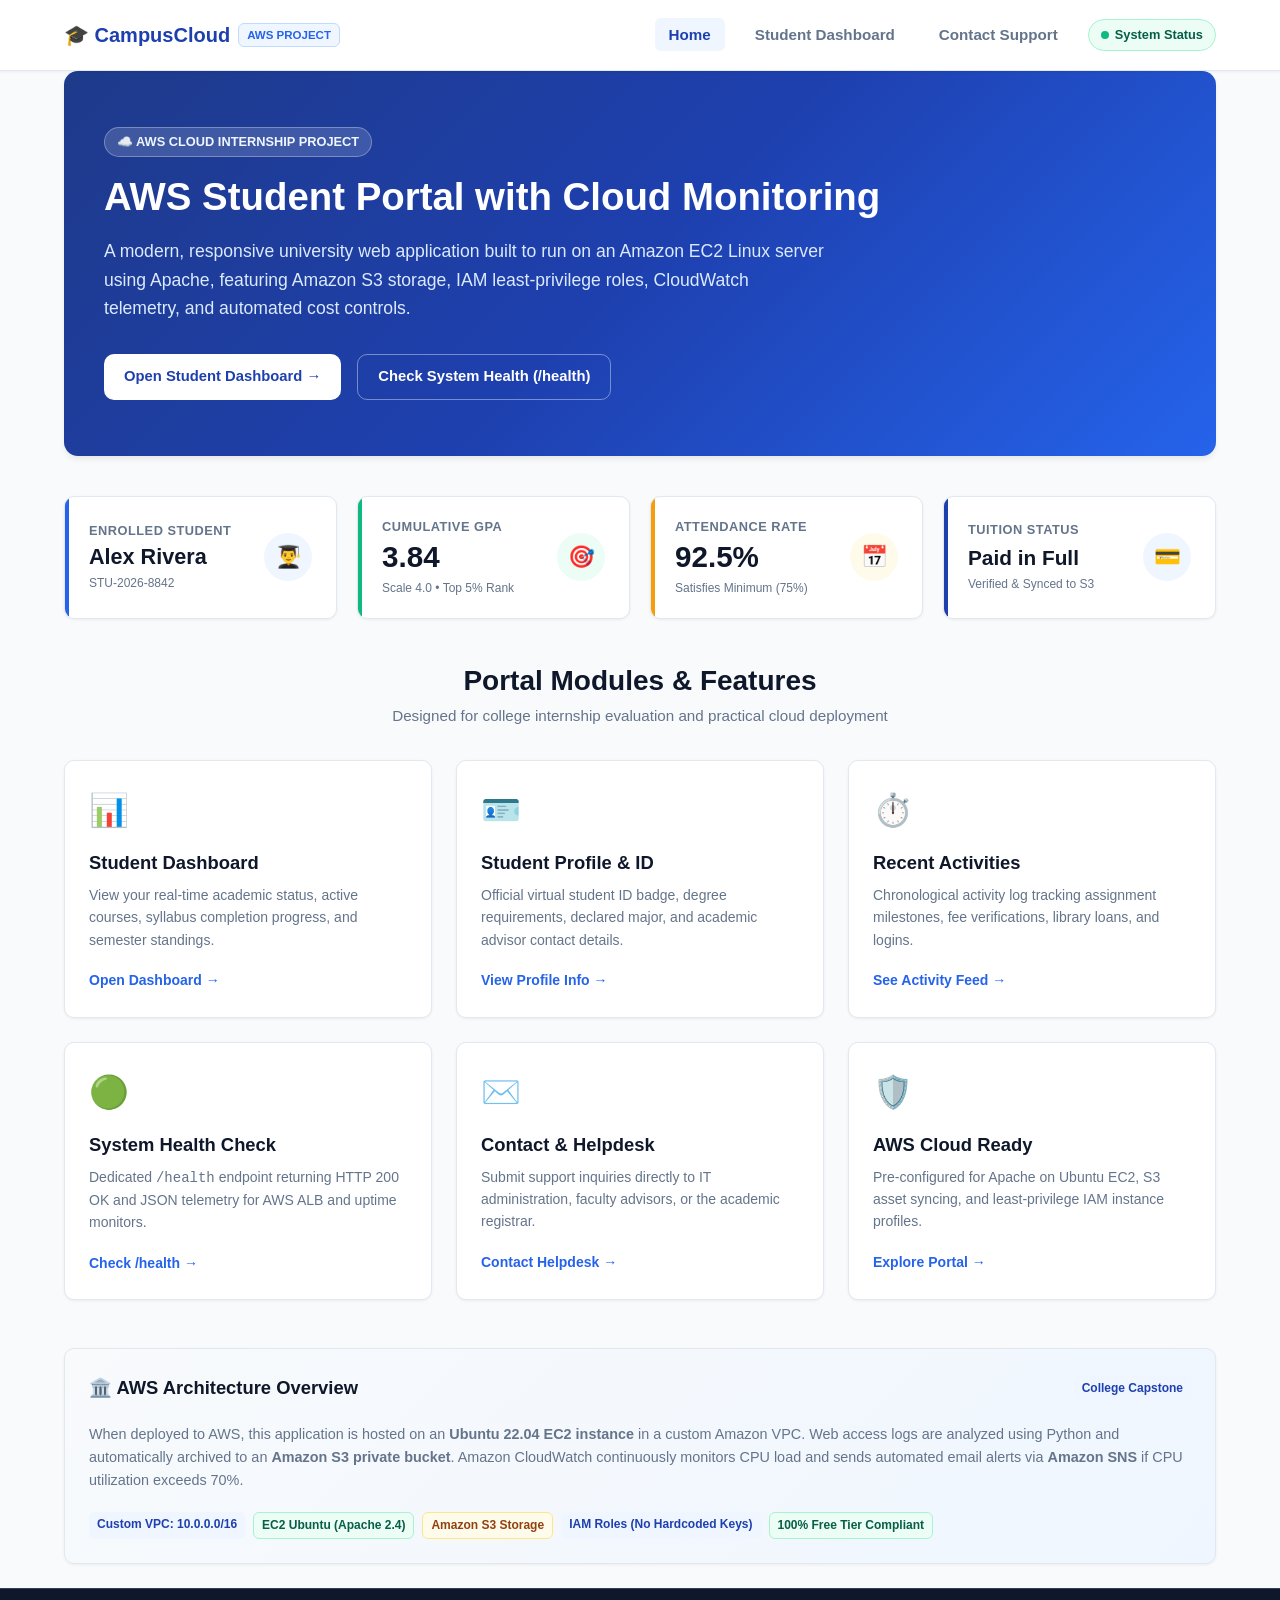
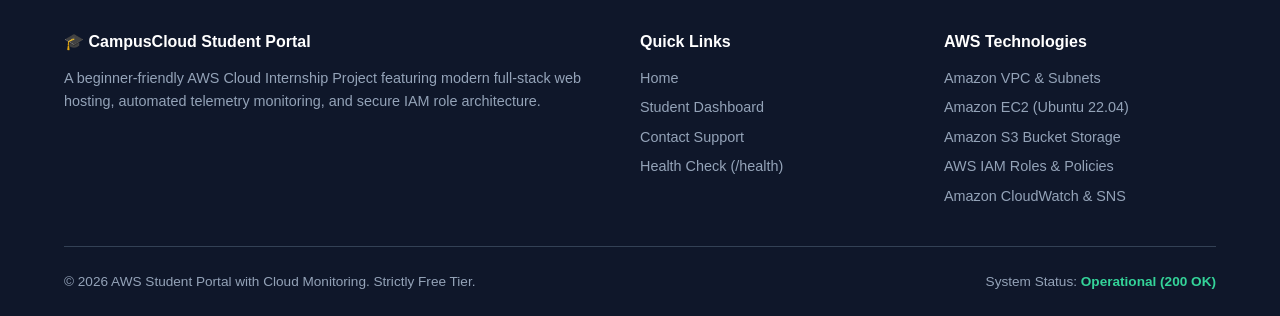
<file: index.html>
<!DOCTYPE html>
<html lang="en">
<head>
    <meta charset="UTF-8">
    <meta name="viewport" content="width=device-width, initial-scale=1.0">
    <meta name="description" content="AWS Student Portal with Cloud Monitoring - College Internship Project.">
    <title>Home | AWS Student Portal with Cloud Monitoring</title>
    <!-- Link to unified stylesheet -->
    <link rel="stylesheet" href="style.css">
    <!-- Inline SVG Favicon -->
    <link rel="icon" href="data:image/svg+xml,<svg xmlns=%22http://www.w3.org/2000/svg%22 viewBox=%220 0 100 100%22><text y=%22.9em%22 font-size=%2290%22>🎓</text></svg>">
</head>
<body>

    <!-- 1. Responsive Navigation Bar -->
    <header class="navbar">
        <div class="container nav-container">
            <a href="index.html" class="brand-logo">
                <span>🎓 CampusCloud</span>
                <span class="brand-badge">AWS Project</span>
            </a>
            
            <!-- Mobile Toggle Button -->
            <button class="mobile-toggle" id="mobileToggle" aria-label="Toggle Navigation">&#9776;</button>

            <!-- Navigation Links -->
            <nav>
                <ul class="nav-links" id="navLinks">
                    <li><a href="index.html" class="active">Home</a></li>
                    <li><a href="dashboard.html">Student Dashboard</a></li>
                    <li><a href="contact.html">Contact Support</a></li>
                    <li>
                        <a href="health.html" class="health-pill" title="Server Health Check Endpoint">
                            <span class="pulse-dot"></span> System Status
                        </a>
                    </li>
                </ul>
            </nav>
        </div>
    </header>

    <!-- 2. Main Content Container -->
    <main class="container">
        
        <!-- Hero Section -->
        <section class="hero-card">
            <span class="hero-tag">☁️ AWS Cloud Internship Project</span>
            <h1 class="hero-title">AWS Student Portal with Cloud Monitoring</h1>
            <p class="hero-subtitle">
                A modern, responsive university web application built to run on an Amazon EC2 Linux server using Apache, featuring Amazon S3 storage, IAM least-privilege roles, CloudWatch telemetry, and automated cost controls.
            </p>
            <div class="hero-buttons">
                <a href="dashboard.html" class="btn btn-secondary">Open Student Dashboard &rarr;</a>
                <a href="health.html" class="btn btn-outline" style="color: #ffffff; border-color: rgba(255,255,255,0.4);">
                    Check System Health (/health)
                </a>
            </div>
        </section>

        <!-- Quick Snapshot Student Stats Row -->
        <section style="margin-bottom: 2.5rem;">
            <div class="metrics-grid">
                <div class="metric-card">
                    <div>
                        <div class="metric-label">Enrolled Student</div>
                        <div class="metric-value" style="font-size: 1.35rem;" data-field="studentName">Alex Rivera</div>
                        <div class="metric-subtext" data-field="studentId">ID: STU-2026-8842</div>
                    </div>
                    <div class="metric-icon">👨‍🎓</div>
                </div>

                <div class="metric-card accent-green">
                    <div>
                        <div class="metric-label">Cumulative GPA</div>
                        <div class="metric-value" data-field="studentGpa">3.84</div>
                        <div class="metric-subtext">Scale 4.0 &bull; Top 5% Rank</div>
                    </div>
                    <div class="metric-icon" style="background-color: #ecfdf5; color: var(--success-green);">🎯</div>
                </div>

                <div class="metric-card accent-amber">
                    <div>
                        <div class="metric-label">Attendance Rate</div>
                        <div class="metric-value" data-field="studentAttendance">92.5%</div>
                        <div class="metric-subtext">Satisfies Minimum (75%)</div>
                    </div>
                    <div class="metric-icon" style="background-color: #fffbeb; color: var(--warning-amber);">📅</div>
                </div>

                <div class="metric-card accent-navy">
                    <div>
                        <div class="metric-label">Tuition Status</div>
                        <div class="metric-value" style="font-size: 1.3rem; padding-top: 4px;" data-field="studentFees">Paid in Full</div>
                        <div class="metric-subtext">Verified & Synced to S3</div>
                    </div>
                    <div class="metric-icon" style="background-color: var(--light-blue); color: var(--primary-blue);">💳</div>
                </div>
            </div>
        </section>

        <!-- Feature Modules Section -->
        <section style="margin-bottom: 3rem;">
            <div style="text-align: center; margin-bottom: 2rem;">
                <h2 style="font-size: 1.75rem; color: var(--text-dark); font-weight: 700;">Portal Modules & Features</h2>
                <p style="color: var(--text-muted); font-size: 0.95rem;">Designed for college internship evaluation and practical cloud deployment</p>
            </div>

            <div style="display: grid; grid-template-columns: repeat(auto-fit, minmax(280px, 1fr)); gap: 1.5rem;">
                <!-- Module 1 -->
                <div class="card" style="margin-bottom: 0;">
                    <div style="font-size: 2rem; margin-bottom: 0.75rem;">📊</div>
                    <h3 style="font-size: 1.15rem; color: var(--text-dark); margin-bottom: 0.4rem;">Student Dashboard</h3>
                    <p style="font-size: 0.875rem; color: var(--text-muted); margin-bottom: 1rem;">
                        View your real-time academic status, active courses, syllabus completion progress, and semester standings.
                    </p>
                    <a href="dashboard.html" style="color: var(--accent-blue); font-weight: 600; text-decoration: none; font-size: 0.875rem;">
                        Open Dashboard &rarr;
                    </a>
                </div>

                <!-- Module 2 -->
                <div class="card" style="margin-bottom: 0;">
                    <div style="font-size: 2rem; margin-bottom: 0.75rem;">🪪</div>
                    <h3 style="font-size: 1.15rem; color: var(--text-dark); margin-bottom: 0.4rem;">Student Profile & ID</h3>
                    <p style="font-size: 0.875rem; color: var(--text-muted); margin-bottom: 1rem;">
                        Official virtual student ID badge, degree requirements, declared major, and academic advisor contact details.
                    </p>
                    <a href="dashboard.html" style="color: var(--accent-blue); font-weight: 600; text-decoration: none; font-size: 0.875rem;">
                        View Profile Info &rarr;
                    </a>
                </div>

                <!-- Module 3 -->
                <div class="card" style="margin-bottom: 0;">
                    <div style="font-size: 2rem; margin-bottom: 0.75rem;">⏱️</div>
                    <h3 style="font-size: 1.15rem; color: var(--text-dark); margin-bottom: 0.4rem;">Recent Activities</h3>
                    <p style="font-size: 0.875rem; color: var(--text-muted); margin-bottom: 1rem;">
                        Chronological activity log tracking assignment milestones, fee verifications, library loans, and logins.
                    </p>
                    <a href="dashboard.html" style="color: var(--accent-blue); font-weight: 600; text-decoration: none; font-size: 0.875rem;">
                        See Activity Feed &rarr;
                    </a>
                </div>

                <!-- Module 4 -->
                <div class="card" style="margin-bottom: 0;">
                    <div style="font-size: 2rem; margin-bottom: 0.75rem;">🟢</div>
                    <h3 style="font-size: 1.15rem; color: var(--text-dark); margin-bottom: 0.4rem;">System Health Check</h3>
                    <p style="font-size: 0.875rem; color: var(--text-muted); margin-bottom: 1rem;">
                        Dedicated <code>/health</code> endpoint returning HTTP 200 OK and JSON telemetry for AWS ALB and uptime monitors.
                    </p>
                    <a href="health.html" style="color: var(--accent-blue); font-weight: 600; text-decoration: none; font-size: 0.875rem;">
                        Check /health &rarr;
                    </a>
                </div>

                <!-- Module 5 -->
                <div class="card" style="margin-bottom: 0;">
                    <div style="font-size: 2rem; margin-bottom: 0.75rem;">✉️</div>
                    <h3 style="font-size: 1.15rem; color: var(--text-dark); margin-bottom: 0.4rem;">Contact & Helpdesk</h3>
                    <p style="font-size: 0.875rem; color: var(--text-muted); margin-bottom: 1rem;">
                        Submit support inquiries directly to IT administration, faculty advisors, or the academic registrar.
                    </p>
                    <a href="contact.html" style="color: var(--accent-blue); font-weight: 600; text-decoration: none; font-size: 0.875rem;">
                        Contact Helpdesk &rarr;
                    </a>
                </div>

                <!-- Module 6 -->
                <div class="card" style="margin-bottom: 0;">
                    <div style="font-size: 2rem; margin-bottom: 0.75rem;">🛡️</div>
                    <h3 style="font-size: 1.15rem; color: var(--text-dark); margin-bottom: 0.4rem;">AWS Cloud Ready</h3>
                    <p style="font-size: 0.875rem; color: var(--text-muted); margin-bottom: 1rem;">
                        Pre-configured for Apache on Ubuntu EC2, S3 asset syncing, and least-privilege IAM instance profiles.
                    </p>
                    <a href="dashboard.html" style="color: var(--accent-blue); font-weight: 600; text-decoration: none; font-size: 0.875rem;">
                        Explore Portal &rarr;
                    </a>
                </div>
            </div>
        </section>

        <!-- Project Overview Architecture Card -->
        <section class="card" style="background: linear-gradient(135deg, #f8fafc 0%, #eff6ff 100%);">
            <div class="card-title-bar" style="border-bottom: none; margin-bottom: 0.5rem;">
                <h2>🏛️ AWS Architecture Overview</h2>
                <span class="badge badge-blue">College Capstone</span>
            </div>
            <p style="font-size: 0.9rem; color: var(--text-muted); line-height: 1.6; margin-bottom: 1.25rem;">
                When deployed to AWS, this application is hosted on an <strong>Ubuntu 22.04 EC2 instance</strong> in a custom Amazon VPC. Web access logs are analyzed using Python and automatically archived to an <strong>Amazon S3 private bucket</strong>. Amazon CloudWatch continuously monitors CPU load and sends automated email alerts via <strong>Amazon SNS</strong> if CPU utilization exceeds 70%.
            </p>
            <div style="display: flex; gap: 0.5rem; flex-wrap: wrap;">
                <span class="badge badge-blue">Custom VPC: 10.0.0.0/16</span>
                <span class="badge badge-green">EC2 Ubuntu (Apache 2.4)</span>
                <span class="badge badge-amber">Amazon S3 Storage</span>
                <span class="badge badge-blue">IAM Roles (No Hardcoded Keys)</span>
                <span class="badge badge-green">100% Free Tier Compliant</span>
            </div>
        </section>

    </main>

    <!-- 3. Footer -->
    <footer class="footer">
        <div class="container">
            <div class="footer-grid">
                <div class="footer-col">
                    <h4>🎓 CampusCloud Student Portal</h4>
                    <p>
                        A beginner-friendly AWS Cloud Internship Project featuring modern full-stack web hosting, automated telemetry monitoring, and secure IAM role architecture.
                    </p>
                </div>
                <div class="footer-col">
                    <h4>Quick Links</h4>
                    <ul class="footer-links">
                        <li><a href="index.html">Home</a></li>
                        <li><a href="dashboard.html">Student Dashboard</a></li>
                        <li><a href="contact.html">Contact Support</a></li>
                        <li><a href="health.html">Health Check (/health)</a></li>
                    </ul>
                </div>
                <div class="footer-col">
                    <h4>AWS Technologies</h4>
                    <ul class="footer-links">
                        <li>Amazon VPC & Subnets</li>
                        <li>Amazon EC2 (Ubuntu 22.04)</li>
                        <li>Amazon S3 Bucket Storage</li>
                        <li>AWS IAM Roles & Policies</li>
                        <li>Amazon CloudWatch & SNS</li>
                    </ul>
                </div>
            </div>
            <div class="footer-bottom">
                <p>&copy; <span class="current-year"></span> AWS Student Portal with Cloud Monitoring. Strictly Free Tier.</p>
                <p>System Status: <span style="color: #34d399; font-weight: 600;">Operational (200 OK)</span></p>
            </div>
        </div>
    </footer>

    <!-- Link to unified script.js -->
    <script src="script.js"></script>
</body>
</html>
</file>
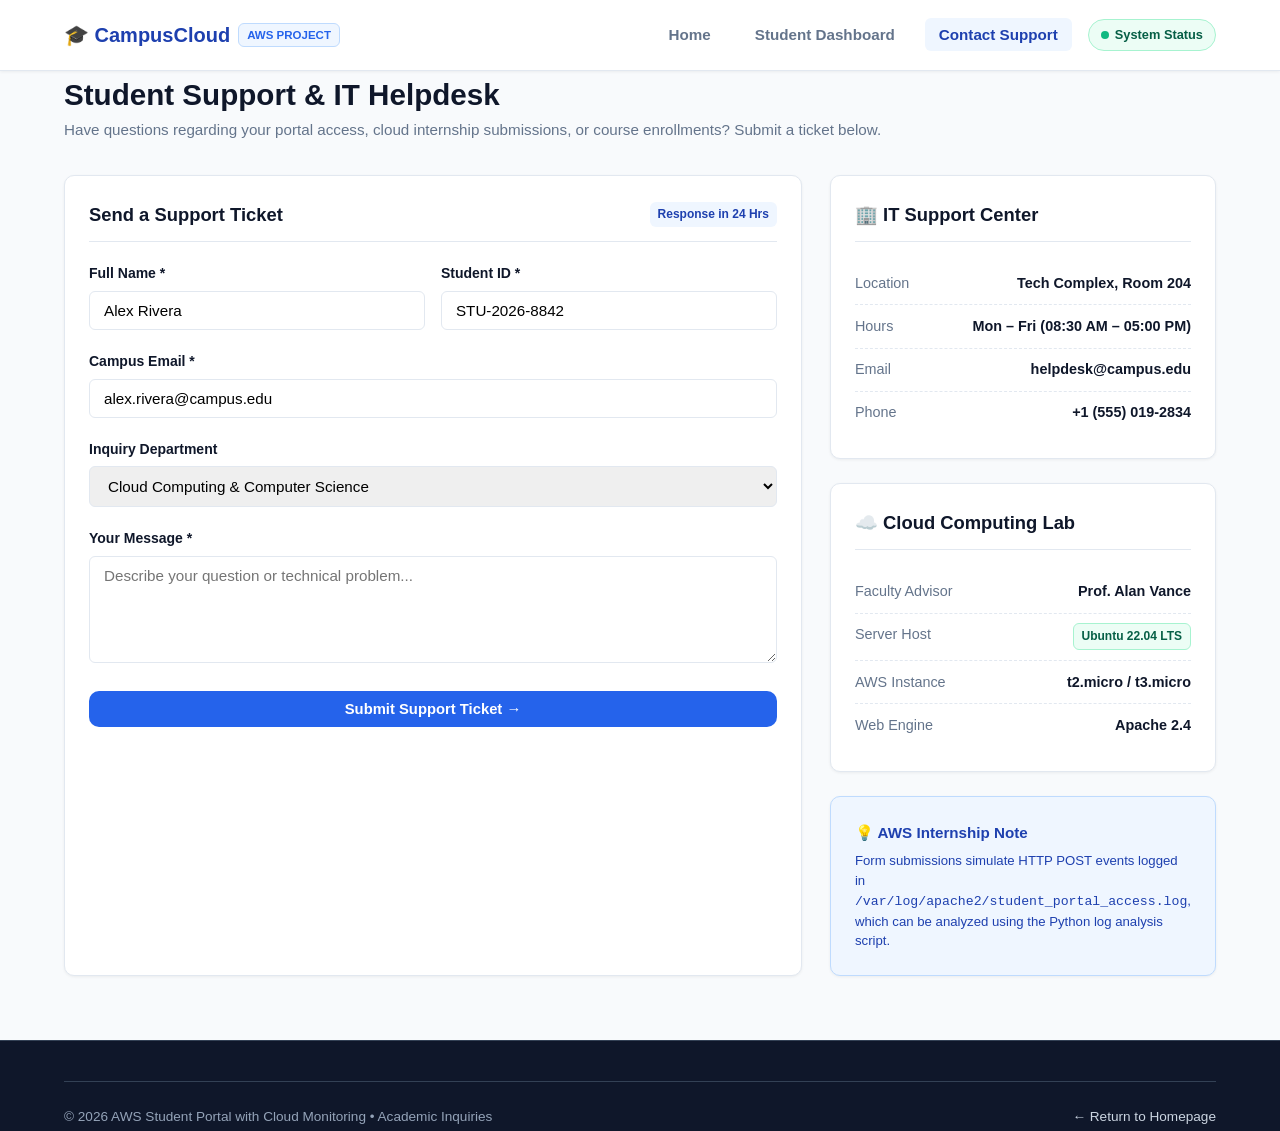
<file: contact.html>
<!DOCTYPE html>
<html lang="en">
<head>
    <meta charset="UTF-8">
    <meta name="viewport" content="width=device-width, initial-scale=1.0">
    <meta name="description" content="Contact Student Support and IT Helpdesk.">
    <title>Contact Support | AWS Student Portal</title>
    <!-- Link to unified stylesheet -->
    <link rel="stylesheet" href="style.css">
    <link rel="icon" href="data:image/svg+xml,<svg xmlns=%22http://www.w3.org/2000/svg%22 viewBox=%220 0 100 100%22><text y=%22.9em%22 font-size=%2290%22>✉️</text></svg>">
</head>
<body>

    <!-- 1. Navigation Bar -->
    <header class="navbar">
        <div class="container nav-container">
            <a href="index.html" class="brand-logo">
                <span>🎓 CampusCloud</span>
                <span class="brand-badge">AWS Project</span>
            </a>
            
            <button class="mobile-toggle" id="mobileToggle" aria-label="Toggle Navigation">&#9776;</button>

            <nav>
                <ul class="nav-links" id="navLinks">
                    <li><a href="index.html">Home</a></li>
                    <li><a href="dashboard.html">Student Dashboard</a></li>
                    <li><a href="contact.html" class="active">Contact Support</a></li>
                    <li>
                        <a href="health.html" class="health-pill" title="Server Health Check Endpoint">
                            <span class="pulse-dot"></span> System Status
                        </a>
                    </li>
                </ul>
            </nav>
        </div>
    </header>

    <!-- 2. Main Content -->
    <main class="container">
        
        <div class="page-header">
            <div>
                <h1>Student Support & IT Helpdesk</h1>
                <p>Have questions regarding your portal access, cloud internship submissions, or course enrollments? Submit a ticket below.</p>
            </div>
        </div>

        <div class="grid-2col">
            
            <!-- Left Column: Support Form -->
            <div class="card">
                <div class="card-title-bar">
                    <h2>Send a Support Ticket</h2>
                    <span class="badge badge-blue">Response in 24 Hrs</span>
                </div>

                <form id="contactForm">
                    <div style="display: grid; grid-template-columns: 1fr 1fr; gap: 1rem;">
                        <div class="form-group">
                            <label for="fullName">Full Name *</label>
                            <input type="text" id="fullName" class="form-control" value="Alex Rivera" required>
                        </div>
                        <div class="form-group">
                            <label for="studentIdInput">Student ID *</label>
                            <input type="text" id="studentIdInput" class="form-control" value="STU-2026-8842" required>
                        </div>
                    </div>

                    <div class="form-group">
                        <label for="emailInput">Campus Email *</label>
                        <input type="email" id="emailInput" class="form-control" value="alex.rivera@campus.edu" required>
                    </div>

                    <div class="form-group">
                        <label for="departmentSelect">Inquiry Department</label>
                        <select id="departmentSelect" class="form-control">
                            <option value="cloud">Cloud Computing & Computer Science</option>
                            <option value="it">IT & Infrastructure Support</option>
                            <option value="registrar">Academic Registrar Office</option>
                            <option value="finance">Tuition & Financial Services</option>
                        </select>
                    </div>

                    <div class="form-group">
                        <label for="messageText">Your Message *</label>
                        <textarea id="messageText" class="form-control" rows="5" placeholder="Describe your question or technical problem..." required></textarea>
                    </div>

                    <button type="submit" class="btn btn-primary" style="width: 100%;">
                        Submit Support Ticket &rarr;
                    </button>
                </form>
            </div>

            <!-- Right Column: Campus Directory & Information -->
            <aside>
                <!-- Helpdesk Info -->
                <div class="card">
                    <div class="card-title-bar">
                        <h3>🏢 IT Support Center</h3>
                    </div>
                    <ul class="details-list">
                        <li>
                            <span class="label">Location</span>
                            <span class="value">Tech Complex, Room 204</span>
                        </li>
                        <li>
                            <span class="label">Hours</span>
                            <span class="value">Mon &ndash; Fri (08:30 AM &ndash; 05:00 PM)</span>
                        </li>
                        <li>
                            <span class="label">Email</span>
                            <span class="value">helpdesk@campus.edu</span>
                        </li>
                        <li>
                            <span class="label">Phone</span>
                            <span class="value">+1 (555) 019-2834</span>
                        </li>
                    </ul>
                </div>

                <!-- Cloud Lab Info -->
                <div class="card">
                    <div class="card-title-bar">
                        <h3>☁️ Cloud Computing Lab</h3>
                    </div>
                    <ul class="details-list">
                        <li>
                            <span class="label">Faculty Advisor</span>
                            <span class="value">Prof. Alan Vance</span>
                        </li>
                        <li>
                            <span class="label">Server Host</span>
                            <span class="value"><span class="badge badge-green">Ubuntu 22.04 LTS</span></span>
                        </li>
                        <li>
                            <span class="label">AWS Instance</span>
                            <span class="value">t2.micro / t3.micro</span>
                        </li>
                        <li>
                            <span class="label">Web Engine</span>
                            <span class="value">Apache 2.4</span>
                        </li>
                    </ul>
                </div>

                <!-- Internship Project Note -->
                <div class="card" style="background-color: var(--light-blue); border-color: var(--blue-border);">
                    <h4 style="font-size: 0.95rem; color: var(--primary-blue); margin-bottom: 0.4rem;">💡 AWS Internship Note</h4>
                    <p style="font-size: 0.825rem; color: #1e40af; line-height: 1.5; margin-bottom: 0;">
                        Form submissions simulate HTTP POST events logged in <code>/var/log/apache2/student_portal_access.log</code>, which can be analyzed using the Python log analysis script.
                    </p>
                </div>
            </aside>

        </div>

    </main>

    <!-- 3. Footer -->
    <footer class="footer">
        <div class="container">
            <div class="footer-bottom">
                <p>&copy; <span class="current-year"></span> AWS Student Portal with Cloud Monitoring &bull; Academic Inquiries</p>
                <p><a href="index.html" style="color: #cbd5e1; text-decoration: none;">&larr; Return to Homepage</a></p>
            </div>
        </div>
    </footer>

    <!-- Link to unified script.js -->
    <script src="script.js"></script>
</body>
</html>
</file>
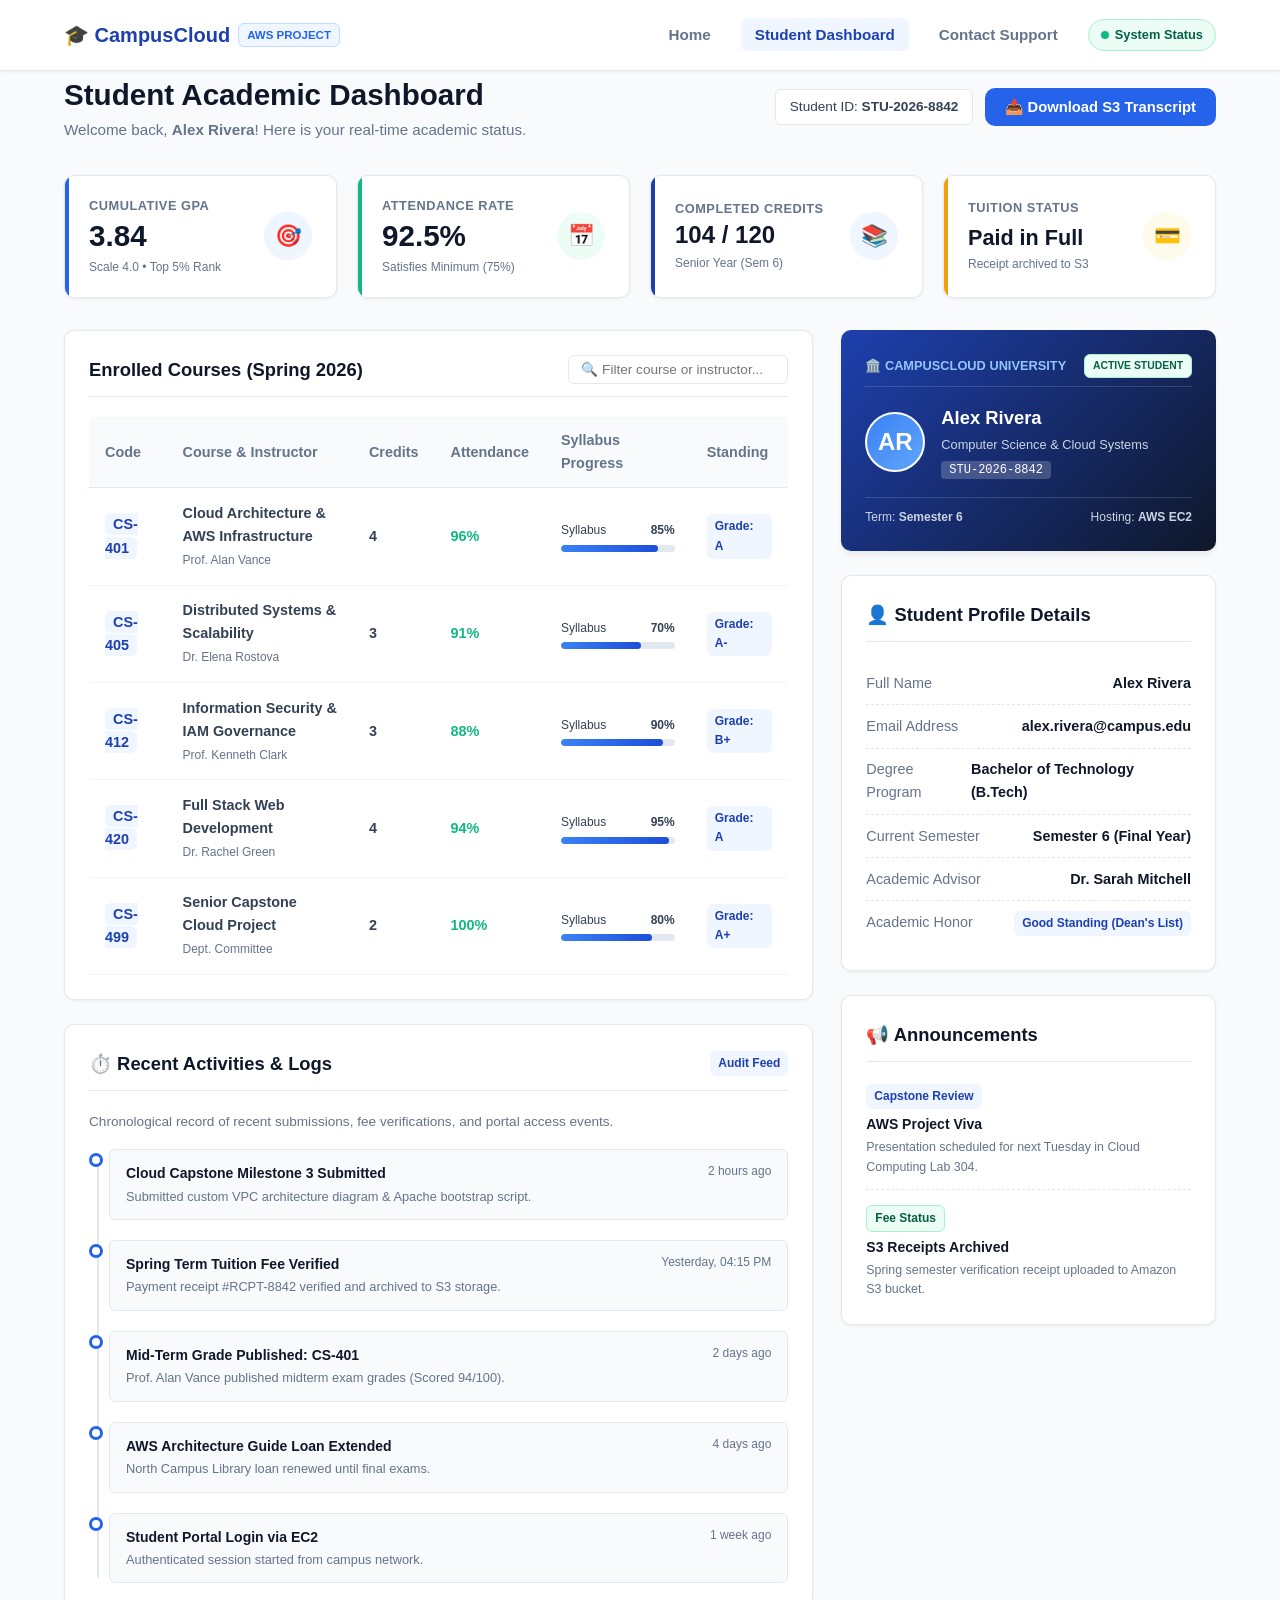
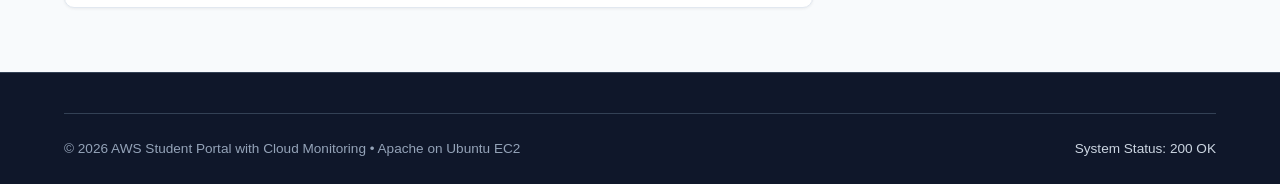
<file: dashboard.html>
<!DOCTYPE html>
<html lang="en">
<head>
    <meta charset="UTF-8">
    <meta name="viewport" content="width=device-width, initial-scale=1.0">
    <meta name="description" content="Student Academic Dashboard - Grades, Courses, Profile and Recent Activities.">
    <title>Student Dashboard | AWS Student Portal</title>
    <!-- Link to unified stylesheet -->
    <link rel="stylesheet" href="style.css">
    <link rel="icon" href="data:image/svg+xml,<svg xmlns=%22http://www.w3.org/2000/svg%22 viewBox=%220 0 100 100%22><text y=%22.9em%22 font-size=%2290%22>📊</text></svg>">
</head>
<body>

    <!-- 1. Navigation Bar -->
    <header class="navbar">
        <div class="container nav-container">
            <a href="index.html" class="brand-logo">
                <span>🎓 CampusCloud</span>
                <span class="brand-badge">AWS Project</span>
            </a>
            
            <button class="mobile-toggle" id="mobileToggle" aria-label="Toggle Navigation">&#9776;</button>

            <nav>
                <ul class="nav-links" id="navLinks">
                    <li><a href="index.html">Home</a></li>
                    <li><a href="dashboard.html" class="active">Student Dashboard</a></li>
                    <li><a href="contact.html">Contact Support</a></li>
                    <li>
                        <a href="health.html" class="health-pill" title="Server Health Check Endpoint">
                            <span class="pulse-dot"></span> System Status
                        </a>
                    </li>
                </ul>
            </nav>
        </div>
    </header>

    <!-- 2. Main Dashboard Content -->
    <main class="container">
        
        <!-- Page Title & Header Bar -->
        <div class="page-header">
            <div>
                <h1>Student Academic Dashboard</h1>
                <p>Welcome back, <strong data-field="studentName">Alex Rivera</strong>! Here is your real-time academic status.</p>
            </div>
            <div style="display: flex; gap: 0.75rem; align-items: center; flex-wrap: wrap;">
                <div style="background-color: #ffffff; border: 1px solid var(--border-color); padding: 6px 14px; border-radius: var(--radius-sm); font-size: 0.85rem;">
                    Student ID: <strong data-field="studentId">STU-2026-8842</strong>
                </div>
                <button class="btn btn-primary btn-download">
                    📥 Download S3 Transcript
                </button>
            </div>
        </div>

        <!-- 4 Key Academic Metric Cards -->
        <section class="metrics-grid">
            <!-- GPA Card -->
            <div class="metric-card">
                <div>
                    <div class="metric-label">Cumulative GPA</div>
                    <div class="metric-value" data-field="studentGpa">3.84</div>
                    <div class="metric-subtext">Scale 4.0 &bull; Top 5% Rank</div>
                </div>
                <div class="metric-icon">🎯</div>
            </div>

            <!-- Attendance Card -->
            <div class="metric-card accent-green">
                <div>
                    <div class="metric-label">Attendance Rate</div>
                    <div class="metric-value" data-field="studentAttendance">92.5%</div>
                    <div class="metric-subtext">Satisfies Minimum (75%)</div>
                </div>
                <div class="metric-icon" style="background-color: #ecfdf5; color: var(--success-green);">📅</div>
            </div>

            <!-- Total Credits Card -->
            <div class="metric-card accent-navy">
                <div>
                    <div class="metric-label">Completed Credits</div>
                    <div class="metric-value" style="font-size: 1.5rem;" data-field="studentCredits">104 / 120</div>
                    <div class="metric-subtext">Senior Year (Sem 6)</div>
                </div>
                <div class="metric-icon" style="background-color: var(--light-blue); color: var(--primary-blue);">📚</div>
            </div>

            <!-- Fee Status Card -->
            <div class="metric-card accent-amber">
                <div>
                    <div class="metric-label">Tuition Status</div>
                    <div class="metric-value" style="font-size: 1.35rem; padding-top: 4px;" data-field="studentFees">Paid in Full</div>
                    <div class="metric-subtext">Receipt archived to S3</div>
                </div>
                <div class="metric-icon" style="background-color: #fffbeb; color: var(--warning-amber);">💳</div>
            </div>
        </section>

        <!-- Main 2-Column Dashboard Grid -->
        <div class="grid-2col">
            
            <!-- Left Column: Enrolled Courses & Recent Activities -->
            <div>
                <!-- Enrolled Course Information Card -->
                <div class="card">
                    <div class="card-title-bar">
                        <h2>Enrolled Courses (Spring 2026)</h2>
                        <input 
                            type="text" 
                            id="courseSearch" 
                            class="search-input" 
                            placeholder="🔍 Filter course or instructor..."
                        >
                    </div>

                    <div class="table-responsive">
                        <table class="data-table">
                            <thead>
                                <tr>
                                    <th>Code</th>
                                    <th>Course & Instructor</th>
                                    <th>Credits</th>
                                    <th>Attendance</th>
                                    <th>Syllabus Progress</th>
                                    <th>Standing</th>
                                </tr>
                            </thead>
                            <tbody id="coursesTableBody">
                                <!-- Populated dynamically by script.js -->
                            </tbody>
                        </table>
                    </div>
                </div>

                <!-- Recent Activities Section -->
                <div class="card">
                    <div class="card-title-bar">
                        <h2>⏱️ Recent Activities & Logs</h2>
                        <span class="badge badge-blue">Audit Feed</span>
                    </div>
                    <p style="font-size: 0.85rem; color: var(--text-muted); margin-bottom: 1rem;">
                        Chronological record of recent submissions, fee verifications, and portal access events.
                    </p>

                    <!-- Timeline target populated by script.js -->
                    <ul class="activity-feed" id="activityFeed">
                        <!-- Populated dynamically by script.js -->
                    </ul>
                </div>
            </div>

            <!-- Right Column: Student Profile Widget & Announcements -->
            <aside>
                
                <!-- Virtual Student ID Card -->
                <div class="id-card-widget">
                    <div class="id-card-header">
                        <span>🏛️ CampusCloud University</span>
                        <span class="badge badge-green" style="font-size: 0.65rem;">ACTIVE STUDENT</span>
                    </div>

                    <div class="id-card-body">
                        <div class="avatar-bubble">AR</div>
                        <div>
                            <h3 style="font-size: 1.15rem; margin-bottom: 2px;" data-field="studentName">Alex Rivera</h3>
                            <p style="font-size: 0.8rem; color: #cbd5e1;" data-field="studentMajor">Computer Science & Cloud Systems</p>
                            <span style="font-size: 0.75rem; background: rgba(255,255,255,0.2); padding: 2px 8px; border-radius: 4px; font-family: monospace;" data-field="studentId">
                                STU-2026-8842
                            </span>
                        </div>
                    </div>

                    <div style="border-top: 1px solid rgba(255,255,255,0.15); margin-top: 1rem; padding-top: 0.6rem; display: flex; justify-content: space-between; font-size: 0.75rem; color: #cbd5e1;">
                        <span>Term: <strong>Semester 6</strong></span>
                        <span>Hosting: <strong>AWS EC2</strong></span>
                    </div>
                </div>

                <!-- Student Profile Details Card -->
                <div class="card">
                    <div class="card-title-bar">
                        <h3>👤 Student Profile Details</h3>
                    </div>

                    <ul class="details-list">
                        <li>
                            <span class="label">Full Name</span>
                            <span class="value" data-field="studentName">Alex Rivera</span>
                        </li>
                        <li>
                            <span class="label">Email Address</span>
                            <span class="value" data-field="studentEmail">alex.rivera@campus.edu</span>
                        </li>
                        <li>
                            <span class="label">Degree Program</span>
                            <span class="value" data-field="studentDegree">B.Tech</span>
                        </li>
                        <li>
                            <span class="label">Current Semester</span>
                            <span class="value" data-field="studentSemester">Semester 6</span>
                        </li>
                        <li>
                            <span class="label">Academic Advisor</span>
                            <span class="value" data-field="studentAdvisor">Dr. Sarah Mitchell</span>
                        </li>
                        <li>
                            <span class="label">Academic Honor</span>
                            <span class="value"><span class="badge badge-blue" data-field="studentStatus">Dean's List</span></span>
                        </li>
                    </ul>
                </div>

                <!-- Campus Announcements Card -->
                <div class="card">
                    <div class="card-title-bar">
                        <h3>📢 Announcements</h3>
                    </div>

                    <div style="margin-bottom: 0.85rem; padding-bottom: 0.75rem; border-bottom: 1px dashed var(--border-color);">
                        <span class="badge badge-blue">Capstone Review</span>
                        <h4 style="font-size: 0.875rem; color: var(--text-dark); margin: 4px 0 2px 0;">AWS Project Viva</h4>
                        <p style="font-size: 0.775rem; color: var(--text-muted);">Presentation scheduled for next Tuesday in Cloud Computing Lab 304.</p>
                    </div>

                    <div>
                        <span class="badge badge-green">Fee Status</span>
                        <h4 style="font-size: 0.875rem; color: var(--text-dark); margin: 4px 0 2px 0;">S3 Receipts Archived</h4>
                        <p style="font-size: 0.775rem; color: var(--text-muted);">Spring semester verification receipt uploaded to Amazon S3 bucket.</p>
                    </div>
                </div>

            </aside>

        </div>

    </main>

    <!-- 3. Footer -->
    <footer class="footer">
        <div class="container">
            <div class="footer-bottom">
                <p>&copy; <span class="current-year"></span> AWS Student Portal with Cloud Monitoring &bull; Apache on Ubuntu EC2</p>
                <p><a href="health.html" style="color: #cbd5e1; text-decoration: none;">System Status: 200 OK</a></p>
            </div>
        </div>
    </footer>

    <!-- Link to unified script.js -->
    <script src="script.js"></script>
</body>
</html>
</file>
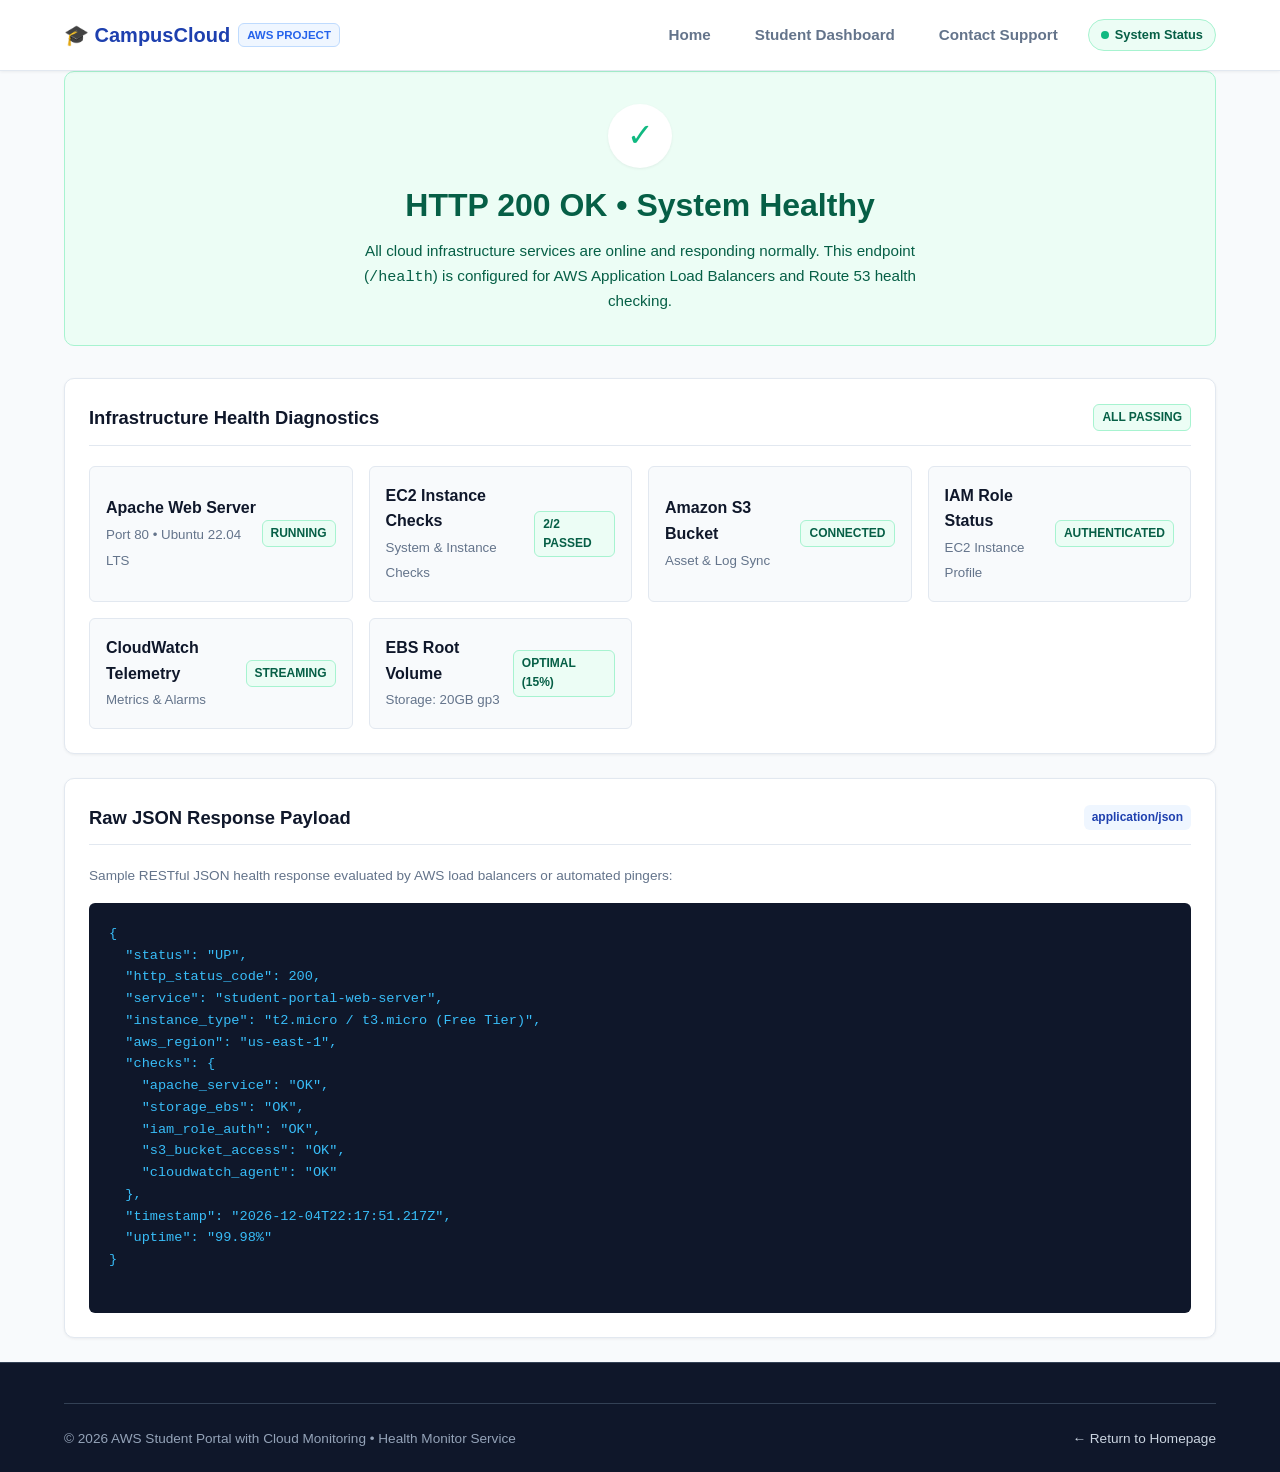
<file: health.html>
<!DOCTYPE html>
<html lang="en">
<head>
    <meta charset="UTF-8">
    <meta name="viewport" content="width=device-width, initial-scale=1.0">
    <meta name="description" content="System Health Check Endpoint for Target Groups, Route 53, and Administrators.">
    <title>Health Check (/health) | AWS Student Portal</title>
    <!-- Link to unified stylesheet -->
    <link rel="stylesheet" href="style.css">
    <link rel="icon" href="data:image/svg+xml,<svg xmlns=%22http://www.w3.org/2000/svg%22 viewBox=%220 0 100 100%22><text y=%22.9em%22 font-size=%2290%22>🟢</text></svg>">
</head>
<body>

    <!-- 1. Navigation Bar -->
    <header class="navbar">
        <div class="container nav-container">
            <a href="index.html" class="brand-logo">
                <span>🎓 CampusCloud</span>
                <span class="brand-badge">AWS Project</span>
            </a>
            
            <button class="mobile-toggle" id="mobileToggle" aria-label="Toggle Navigation">&#9776;</button>

            <nav>
                <ul class="nav-links" id="navLinks">
                    <li><a href="index.html">Home</a></li>
                    <li><a href="dashboard.html">Student Dashboard</a></li>
                    <li><a href="contact.html">Contact Support</a></li>
                    <li>
                        <a href="health.html" class="health-pill active" title="Server Health Check Endpoint">
                            <span class="pulse-dot"></span> System Status
                        </a>
                    </li>
                </ul>
            </nav>
        </div>
    </header>

    <!-- 2. Main Content -->
    <main class="container">
        
        <!-- Main Health Status Banner -->
        <div class="health-banner">
            <div style="display: inline-flex; align-items: center; justify-content: center; width: 64px; height: 64px; background-color: #ffffff; border-radius: 50%; color: var(--success-green); font-size: 2rem; margin-bottom: 0.75rem; box-shadow: var(--shadow-sm);">
                ✓
            </div>
            <h1>HTTP 200 OK &bull; System Healthy</h1>
            <p style="color: #065f46; max-width: 600px; margin: 0 auto; font-size: 0.95rem;">
                All cloud infrastructure services are online and responding normally. This endpoint (<code>/health</code>) is configured for AWS Application Load Balancers and Route 53 health checking.
            </p>
        </div>

        <!-- Infrastructure Diagnostics Grid -->
        <div class="card">
            <div class="card-title-bar">
                <h2>Infrastructure Health Diagnostics</h2>
                <span class="badge badge-green">ALL PASSING</span>
            </div>

            <div style="display: grid; grid-template-columns: repeat(auto-fit, minmax(240px, 1fr)); gap: 1rem;">
                <div style="background-color: #f8fafc; border: 1px solid var(--border-color); padding: 1rem; border-radius: var(--radius-sm); display: flex; justify-content: space-between; align-items: center;">
                    <div>
                        <strong style="color: var(--text-dark);">Apache Web Server</strong><br>
                        <small style="color: var(--text-muted);">Port 80 &bull; Ubuntu 22.04 LTS</small>
                    </div>
                    <span class="badge badge-green">RUNNING</span>
                </div>

                <div style="background-color: #f8fafc; border: 1px solid var(--border-color); padding: 1rem; border-radius: var(--radius-sm); display: flex; justify-content: space-between; align-items: center;">
                    <div>
                        <strong style="color: var(--text-dark);">EC2 Instance Checks</strong><br>
                        <small style="color: var(--text-muted);">System & Instance Checks</small>
                    </div>
                    <span class="badge badge-green">2/2 PASSED</span>
                </div>

                <div style="background-color: #f8fafc; border: 1px solid var(--border-color); padding: 1rem; border-radius: var(--radius-sm); display: flex; justify-content: space-between; align-items: center;">
                    <div>
                        <strong style="color: var(--text-dark);">Amazon S3 Bucket</strong><br>
                        <small style="color: var(--text-muted);">Asset & Log Sync</small>
                    </div>
                    <span class="badge badge-green">CONNECTED</span>
                </div>

                <div style="background-color: #f8fafc; border: 1px solid var(--border-color); padding: 1rem; border-radius: var(--radius-sm); display: flex; justify-content: space-between; align-items: center;">
                    <div>
                        <strong style="color: var(--text-dark);">IAM Role Status</strong><br>
                        <small style="color: var(--text-muted);">EC2 Instance Profile</small>
                    </div>
                    <span class="badge badge-green">AUTHENTICATED</span>
                </div>

                <div style="background-color: #f8fafc; border: 1px solid var(--border-color); padding: 1rem; border-radius: var(--radius-sm); display: flex; justify-content: space-between; align-items: center;">
                    <div>
                        <strong style="color: var(--text-dark);">CloudWatch Telemetry</strong><br>
                        <small style="color: var(--text-muted);">Metrics & Alarms</small>
                    </div>
                    <span class="badge badge-green">STREAMING</span>
                </div>

                <div style="background-color: #f8fafc; border: 1px solid var(--border-color); padding: 1rem; border-radius: var(--radius-sm); display: flex; justify-content: space-between; align-items: center;">
                    <div>
                        <strong style="color: var(--text-dark);">EBS Root Volume</strong><br>
                        <small style="color: var(--text-muted);">Storage: 20GB gp3</small>
                    </div>
                    <span class="badge badge-green">OPTIMAL (15%)</span>
                </div>
            </div>
        </div>

        <!-- Raw JSON Response Payload -->
        <div class="card">
            <div class="card-title-bar">
                <h3>Raw JSON Response Payload</h3>
                <span class="badge badge-blue">application/json</span>
            </div>
            <p style="font-size: 0.85rem; color: var(--text-muted);">
                Sample RESTful JSON health response evaluated by AWS load balancers or automated pingers:
            </p>
            <pre class="code-box">
{
  "status": "UP",
  "http_status_code": 200,
  "service": "student-portal-web-server",
  "instance_type": "t2.micro / t3.micro (Free Tier)",
  "aws_region": "us-east-1",
  "checks": {
    "apache_service": "OK",
    "storage_ebs": "OK",
    "iam_role_auth": "OK",
    "s3_bucket_access": "OK",
    "cloudwatch_agent": "OK"
  },
  "timestamp": "<span id="liveTimestamp"></span>",
  "uptime": "99.98%"
}
            </pre>
        </div>

    </main>

    <!-- 3. Footer -->
    <footer class="footer">
        <div class="container">
            <div class="footer-bottom">
                <p>&copy; <span class="current-year"></span> AWS Student Portal with Cloud Monitoring &bull; Health Monitor Service</p>
                <p><a href="index.html" style="color: #cbd5e1; text-decoration: none;">&larr; Return to Homepage</a></p>
            </div>
        </div>
    </footer>

    <!-- Link to unified script.js -->
    <script src="script.js"></script>
</body>
</html>
</file>
<file: style.css>
/* ==============================================================================
   AWS Student Portal with Cloud Monitoring
   File: style.css
   Theme: Professional Blue and White Responsive Design
   Beginner-friendly, well-commented CSS stylesheet.
   ============================================================================== */

/* --- 1. Global CSS Variables (Theme Color Palette) --- */
:root {
    /* Primary Blues */
    --primary-blue: #1e40af;       /* Deep Royal Blue */
    --accent-blue: #2563eb;        /* Vibrant Tech Blue */
    --light-blue: #eff6ff;         /* Soft Background Blue */
    --blue-border: #bfdbfe;        /* Subtle Blue Border */
    
    /* Neutrals & Whites */
    --bg-page: #f8fafc;            /* Clean light page background */
    --bg-card: #ffffff;            /* Pure white card background */
    --text-dark: #0f172a;          /* Deep Slate text for titles */
    --text-body: #334155;          /* Readable charcoal body text */
    --text-muted: #64748b;         /* Slate gray for secondary details */
    --border-color: #e2e8f0;       /* Standard light border */
    
    /* Semantic Colors */
    --success-green: #10b981;      /* Green for health & success */
    --warning-amber: #f59e0b;      /* Amber for deadlines & badges */
    --danger-red: #ef4444;         /* Red for errors */
    
    /* Layout & Styling Tokens */
    --font-stack: -apple-system, BlinkMacSystemFont, "Segoe UI", Roboto, Helvetica, Arial, sans-serif;
    --radius-sm: 6px;
    --radius-md: 10px;
    --radius-lg: 14px;
    --shadow-sm: 0 1px 3px rgba(0, 0, 0, 0.06);
    --shadow-md: 0 4px 6px -1px rgba(0, 0, 0, 0.08);
    --shadow-lg: 0 10px 15px -3px rgba(0, 0, 0, 0.08);
    --max-width: 1200px;
}

/* --- 2. CSS Reset & Base Rules --- */
* {
    margin: 0;
    padding: 0;
    box-sizing: border-box;
}

body {
    font-family: var(--font-stack);
    background-color: var(--bg-page);
    color: var(--text-body);
    line-height: 1.6;
    display: flex;
    flex-direction: column;
    min-height: 100vh;
}

/* Central container for wrapping content */
.container {
    width: 100%;
    max-width: var(--max-width);
    margin: 0 auto;
    padding: 0 1.5rem;
}

/* --- 3. Responsive Navigation Bar --- */
.navbar {
    background-color: var(--bg-card);
    border-bottom: 1px solid var(--border-color);
    position: sticky;
    top: 0;
    z-index: 1000;
    box-shadow: var(--shadow-sm);
}

.nav-container {
    display: flex;
    justify-content: space-between;
    align-items: center;
    height: 70px;
}

/* Brand Logo */
.brand-logo {
    display: flex;
    align-items: center;
    gap: 8px;
    text-decoration: none;
    font-size: 1.25rem;
    font-weight: 700;
    color: var(--primary-blue);
}

.brand-badge {
    background-color: var(--light-blue);
    color: var(--accent-blue);
    border: 1px solid var(--blue-border);
    font-size: 0.72rem;
    font-weight: 700;
    padding: 2px 8px;
    border-radius: var(--radius-sm);
    text-transform: uppercase;
}

/* Nav Links Menu */
.nav-links {
    display: flex;
    list-style: none;
    gap: 1rem;
    align-items: center;
}

.nav-links a {
    text-decoration: none;
    color: var(--text-muted);
    font-size: 0.95rem;
    font-weight: 600;
    padding: 8px 14px;
    border-radius: var(--radius-sm);
    transition: all 0.2s ease;
}

.nav-links a:hover {
    color: var(--primary-blue);
    background-color: var(--light-blue);
}

.nav-links a.active {
    color: var(--primary-blue);
    background-color: var(--light-blue);
    font-weight: 700;
}

/* Live Health Status Pill in Nav */
.health-pill {
    display: inline-flex;
    align-items: center;
    gap: 6px;
    background-color: #ecfdf5 !important;
    color: #065f46 !important;
    border: 1px solid #a7f3d0;
    border-radius: 9999px !important;
    padding: 5px 12px !important;
    font-size: 0.8rem !important;
}

.pulse-dot {
    width: 8px;
    height: 8px;
    background-color: var(--success-green);
    border-radius: 50%;
    animation: pulse 2s infinite;
}

@keyframes pulse {
    0% { transform: scale(0.95); box-shadow: 0 0 0 0 rgba(16, 185, 129, 0.7); }
    70% { transform: scale(1); box-shadow: 0 0 0 6px rgba(16, 185, 129, 0); }
    100% { transform: scale(0.95); box-shadow: 0 0 0 0 rgba(16, 185, 129, 0); }
}

/* Mobile Toggle Hamburger Button */
.mobile-toggle {
    display: none;
    background: none;
    border: none;
    font-size: 1.6rem;
    cursor: pointer;
    color: var(--text-dark);
}

/* --- 4. Main Page Structure & Header --- */
main {
    flex: 1;
    padding: 2.5rem 0 3.5rem;
}

.page-header {
    display: flex;
    justify-content: space-between;
    align-items: center;
    margin-bottom: 2rem;
    flex-wrap: wrap;
    gap: 1rem;
}

.page-header h1 {
    font-size: 1.85rem;
    color: var(--text-dark);
    font-weight: 700;
}

.page-header p {
    color: var(--text-muted);
    font-size: 0.95rem;
}

/* --- 5. Hero Section (Homepage) --- */
.hero-card {
    background: linear-gradient(135deg, #1e3a8a 0%, #1e40af 50%, #2563eb 100%);
    color: #ffffff;
    padding: 3.5rem 2.5rem;
    border-radius: var(--radius-lg);
    margin-bottom: 2.5rem;
    box-shadow: var(--shadow-md);
    position: relative;
    overflow: hidden;
}

.hero-tag {
    display: inline-block;
    background-color: rgba(255, 255, 255, 0.15);
    border: 1px solid rgba(255, 255, 255, 0.3);
    color: #eff6ff;
    padding: 4px 12px;
    border-radius: 9999px;
    font-size: 0.8rem;
    font-weight: 700;
    margin-bottom: 1rem;
    text-transform: uppercase;
}

.hero-title {
    font-size: 2.4rem;
    font-weight: 800;
    line-height: 1.25;
    margin-bottom: 1rem;
}

.hero-subtitle {
    font-size: 1.1rem;
    color: #dbeafe;
    max-width: 720px;
    margin-bottom: 2rem;
    line-height: 1.6;
}

.hero-buttons {
    display: flex;
    gap: 1rem;
    flex-wrap: wrap;
}

/* --- 6. Reusable Buttons --- */
.btn {
    display: inline-flex;
    align-items: center;
    justify-content: center;
    gap: 8px;
    padding: 10px 20px;
    border-radius: var(--radius-md);
    font-size: 0.925rem;
    font-weight: 600;
    cursor: pointer;
    text-decoration: none;
    transition: all 0.2s ease;
    border: none;
}

.btn-primary {
    background-color: var(--accent-blue);
    color: #ffffff;
}

.btn-primary:hover {
    background-color: var(--primary-blue);
    transform: translateY(-1px);
    box-shadow: var(--shadow-md);
}

.btn-secondary {
    background-color: #ffffff;
    color: var(--primary-blue);
}

.btn-secondary:hover {
    background-color: var(--light-blue);
}

.btn-outline {
    background-color: transparent;
    color: var(--accent-blue);
    border: 1px solid var(--accent-blue);
}

.btn-outline:hover {
    background-color: var(--light-blue);
}

/* --- 7. Cards & Layout Grids --- */
.card {
    background-color: var(--bg-card);
    border: 1px solid var(--border-color);
    border-radius: var(--radius-md);
    padding: 1.5rem;
    box-shadow: var(--shadow-sm);
    margin-bottom: 1.5rem;
    transition: border-color 0.2s, box-shadow 0.2s;
}

.card:hover {
    border-color: var(--blue-border);
}

.card-title-bar {
    display: flex;
    justify-content: space-between;
    align-items: center;
    padding-bottom: 0.75rem;
    margin-bottom: 1.25rem;
    border-bottom: 1px solid var(--border-color);
}

.card-title-bar h2, .card-title-bar h3 {
    font-size: 1.15rem;
    font-weight: 700;
    color: var(--text-dark);
}

/* Two-column split grid */
.grid-2col {
    display: grid;
    grid-template-columns: 2fr 1fr;
    gap: 1.75rem;
    margin-bottom: 2.5rem;
}

/* --- 8. Key Metric Stat Cards --- */
.metrics-grid {
    display: grid;
    grid-template-columns: repeat(auto-fit, minmax(220px, 1fr));
    gap: 1.25rem;
    margin-bottom: 2rem;
}

.metric-card {
    background-color: var(--bg-card);
    border: 1px solid var(--border-color);
    border-radius: var(--radius-md);
    padding: 1.25rem 1.5rem;
    box-shadow: var(--shadow-sm);
    display: flex;
    justify-content: space-between;
    align-items: center;
    position: relative;
    overflow: hidden;
}

.metric-card::before {
    content: "";
    position: absolute;
    top: 0;
    left: 0;
    width: 4px;
    height: 100%;
    background-color: var(--accent-blue);
}

.metric-card.accent-green::before { background-color: var(--success-green); }
.metric-card.accent-amber::before { background-color: var(--warning-amber); }
.metric-card.accent-navy::before { background-color: var(--primary-blue); }

.metric-label {
    font-size: 0.8rem;
    font-weight: 700;
    color: var(--text-muted);
    text-transform: uppercase;
    letter-spacing: 0.5px;
    margin-bottom: 2px;
}

.metric-value {
    font-size: 1.85rem;
    font-weight: 800;
    color: var(--text-dark);
    line-height: 1.2;
}

.metric-subtext {
    font-size: 0.75rem;
    color: var(--text-muted);
    margin-top: 4px;
}

.metric-icon {
    width: 48px;
    height: 48px;
    border-radius: 50%;
    background-color: var(--light-blue);
    display: flex;
    align-items: center;
    justify-content: center;
    font-size: 1.35rem;
}

/* --- 9. Course Data Table --- */
.table-responsive {
    overflow-x: auto;
}

.data-table {
    width: 100%;
    border-collapse: collapse;
    font-size: 0.9rem;
}

.data-table th {
    background-color: #f8fafc;
    color: var(--text-muted);
    font-weight: 600;
    text-align: left;
    padding: 0.75rem 1rem;
    border-bottom: 1px solid var(--border-color);
}

.data-table td {
    padding: 0.85rem 1rem;
    border-bottom: 1px solid #f1f5f9;
    vertical-align: middle;
}

.data-table tr:hover {
    background-color: var(--light-blue);
}

.course-code {
    font-weight: 700;
    color: var(--primary-blue);
    background-color: var(--light-blue);
    padding: 3px 8px;
    border-radius: var(--radius-sm);
}

.progress-bar-bg {
    width: 100%;
    background-color: #e2e8f0;
    border-radius: 9999px;
    height: 7px;
    overflow: hidden;
    margin-top: 4px;
}

.progress-bar-fill {
    height: 100%;
    background: linear-gradient(90deg, #3b82f6, #1d4ed8);
    border-radius: 9999px;
}

/* --- 10. Badges & Status Pills --- */
.badge {
    display: inline-block;
    padding: 3px 8px;
    border-radius: var(--radius-sm);
    font-size: 0.75rem;
    font-weight: 700;
}

.badge-blue { background-color: var(--light-blue); color: var(--primary-blue); }
.badge-green { background-color: #ecfdf5; color: #065f46; border: 1px solid #a7f3d0; }
.badge-amber { background-color: #fffbeb; color: #92400e; border: 1px solid #fde68a; }

/* --- 11. Student Virtual ID Card --- */
.id-card-widget {
    background: linear-gradient(135deg, #1e40af 0%, #0f172a 100%);
    color: #ffffff;
    border-radius: var(--radius-md);
    padding: 1.5rem;
    box-shadow: var(--shadow-md);
    margin-bottom: 1.5rem;
}

.id-card-header {
    display: flex;
    justify-content: space-between;
    align-items: center;
    border-bottom: 1px solid rgba(255, 255, 255, 0.15);
    padding-bottom: 0.5rem;
    margin-bottom: 1rem;
    font-size: 0.8rem;
    font-weight: 700;
    color: #93c5fd;
    text-transform: uppercase;
}

.id-card-body {
    display: flex;
    gap: 1rem;
    align-items: center;
}

.avatar-bubble {
    width: 60px;
    height: 60px;
    border-radius: 50%;
    background: linear-gradient(135deg, #3b82f6, #60a5fa);
    color: #ffffff;
    display: flex;
    align-items: center;
    justify-content: center;
    font-size: 1.5rem;
    font-weight: 700;
    border: 2px solid #ffffff;
}

/* Detail Lists */
.details-list {
    list-style: none;
    font-size: 0.9rem;
}

.details-list li {
    display: flex;
    justify-content: space-between;
    padding: 0.6rem 0;
    border-bottom: 1px dashed var(--border-color);
}

.details-list li:last-child {
    border-bottom: none;
}

.details-list .label {
    color: var(--text-muted);
}

.details-list .value {
    font-weight: 600;
    color: var(--text-dark);
}

/* --- 12. Recent Activities Timeline --- */
.activity-feed {
    list-style: none;
    position: relative;
    padding-left: 20px;
}

.activity-feed::before {
    content: "";
    position: absolute;
    top: 5px;
    bottom: 5px;
    left: 8px;
    width: 2px;
    background-color: var(--border-color);
}

.activity-item {
    position: relative;
    margin-bottom: 1.25rem;
}

.activity-item:last-child {
    margin-bottom: 0;
}

.activity-dot {
    position: absolute;
    left: -20px;
    top: 4px;
    width: 14px;
    height: 14px;
    border-radius: 50%;
    background-color: #ffffff;
    border: 3px solid var(--accent-blue);
}

.activity-content {
    background-color: #f8fafc;
    border: 1px solid var(--border-color);
    border-radius: var(--radius-sm);
    padding: 0.75rem 1rem;
}

.activity-title {
    font-size: 0.875rem;
    font-weight: 600;
    color: var(--text-dark);
}

.activity-time {
    font-size: 0.75rem;
    color: var(--text-muted);
    float: right;
}

.activity-desc {
    font-size: 0.8rem;
    color: var(--text-muted);
    margin-top: 2px;
}

/* --- 13. Forms & Inputs --- */
.form-group {
    margin-bottom: 1.25rem;
}

.form-group label {
    display: block;
    font-size: 0.875rem;
    font-weight: 600;
    color: var(--text-dark);
    margin-bottom: 0.4rem;
}

.form-control {
    width: 100%;
    padding: 10px 14px;
    border: 1px solid var(--border-color);
    border-radius: var(--radius-sm);
    font-family: inherit;
    font-size: 0.95rem;
    transition: border-color 0.2s;
}

.form-control:focus {
    outline: none;
    border-color: var(--accent-blue);
    box-shadow: 0 0 0 3px rgba(37, 99, 235, 0.1);
}

/* Search input box */
.search-input {
    padding: 6px 12px;
    border: 1px solid var(--border-color);
    border-radius: var(--radius-sm);
    font-size: 0.85rem;
    width: 220px;
}

/* --- 14. Health Check Page Specific Styles --- */
.health-banner {
    background-color: #ecfdf5;
    border: 1px solid #a7f3d0;
    border-radius: var(--radius-md);
    padding: 2rem;
    text-align: center;
    margin-bottom: 2rem;
}

.health-banner h1 {
    color: #065f46;
    font-size: 2rem;
    margin-bottom: 0.5rem;
}

.code-box {
    background-color: #0f172a;
    color: #38bdf8;
    padding: 1.25rem;
    border-radius: var(--radius-sm);
    font-family: Consolas, Monaco, "Courier New", monospace;
    font-size: 0.85rem;
    overflow-x: auto;
    margin-top: 1rem;
}

/* --- 15. Footer --- */
.footer {
    background-color: var(--text-dark);
    color: #94a3b8;
    padding: 2.5rem 0 1.5rem;
    margin-top: auto;
    border-top: 1px solid #334155;
    font-size: 0.9rem;
}

.footer-grid {
    display: grid;
    grid-template-columns: 2fr 1fr 1fr;
    gap: 2rem;
    margin-bottom: 2rem;
}

.footer-col h4 {
    color: #ffffff;
    font-size: 1rem;
    margin-bottom: 0.75rem;
}

.footer-links {
    list-style: none;
}

.footer-links li {
    margin-bottom: 0.4rem;
}

.footer-links a {
    color: #94a3b8;
    text-decoration: none;
    transition: color 0.2s;
}

.footer-links a:hover {
    color: #ffffff;
}

.footer-bottom {
    border-top: 1px solid #334155;
    padding-top: 1.5rem;
    display: flex;
    justify-content: space-between;
    align-items: center;
    font-size: 0.85rem;
    flex-wrap: wrap;
    gap: 1rem;
}

/* --- 16. Mobile Responsiveness Queries --- */
@media (max-width: 820px) {
    .mobile-toggle {
        display: block;
    }

    .nav-links {
        display: none;
        flex-direction: column;
        position: absolute;
        top: 70px;
        left: 0;
        width: 100%;
        background-color: var(--bg-card);
        padding: 1.25rem 1.5rem;
        border-bottom: 1px solid var(--border-color);
        box-shadow: var(--shadow-lg);
        gap: 0.5rem;
    }

    .nav-links.show {
        display: flex;
    }

    .grid-2col {
        grid-template-columns: 1fr;
    }

    .footer-grid {
        grid-template-columns: 1fr;
    }

    .hero-title {
        font-size: 1.85rem;
    }
}
</file>
